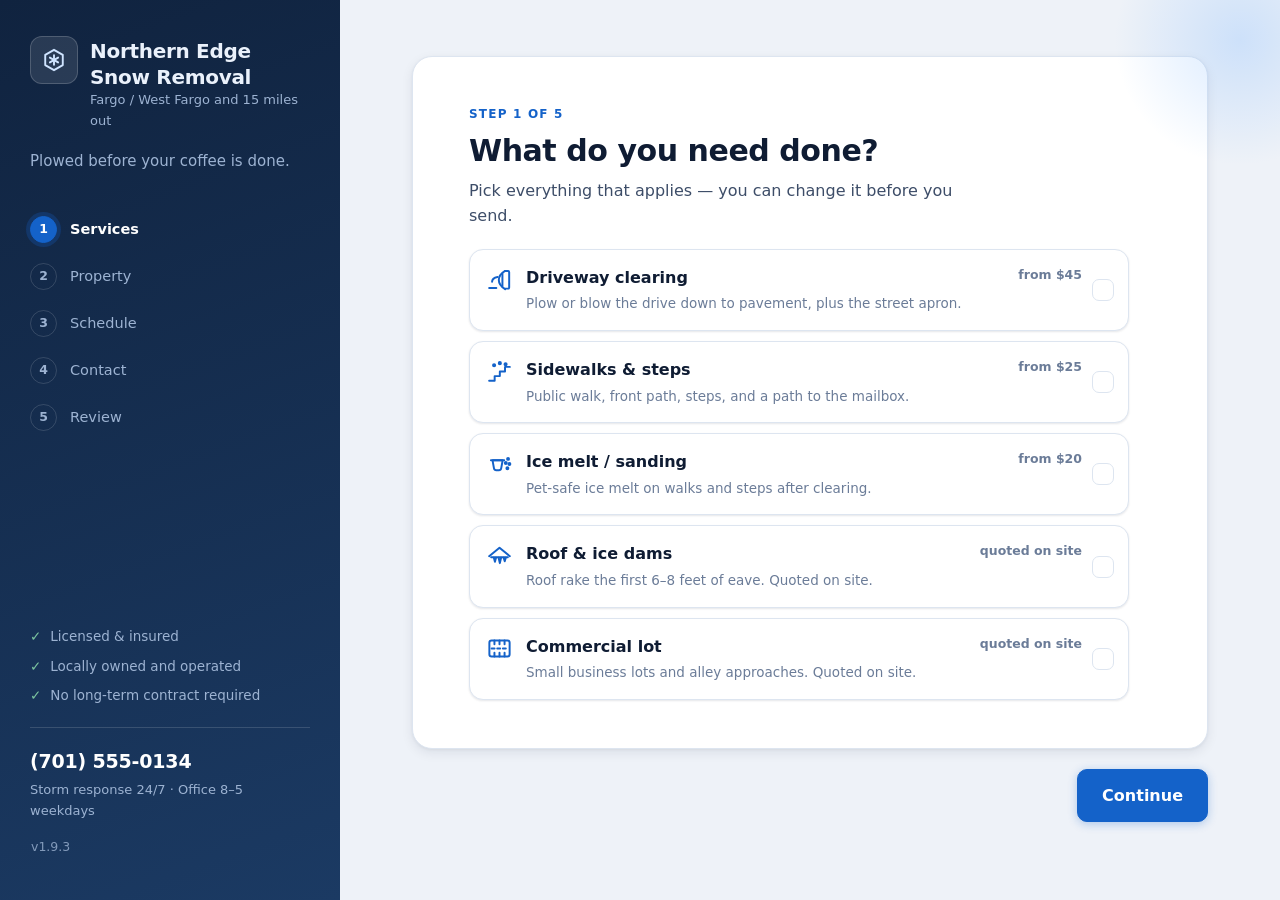
<file: index.html>
<!DOCTYPE html>
<html lang="en">
<head>
<meta charset="utf-8">
<meta name="viewport" content="width=device-width, initial-scale=1">
<title>Northern Edge Snow Removal</title>
<meta name="theme-color" content="#10233f">
<link rel="icon" href="icons/icon-192.png">

<!-- The reservation form used to live here. It moved into reserve/ so the
     two apps stop sharing an install scope; see sw-core.js. This page has
     no manifest on purpose — it must not be installable itself, or it
     would claim the whole site's scope all over again.

     Old installs still start here, and their scope covers reserve/, so
     they land in the form and keep working. -->
<meta http-equiv="refresh" content="0; url=reserve/">
<script>location.replace("reserve/" + location.search + location.hash);</script>

<style>
  body {
    margin: 0; min-height: 100vh;
    display: grid; place-items: center;
    background: #eef2f8; color: #3d4d68;
    font: 16px/1.6 system-ui, -apple-system, "Segoe UI", sans-serif;
    text-align: center; padding: 24px;
  }
  a { color: #1462c9; }
</style>
</head>
<body>
  <p>Taking you to the reservation form…<br>
     <a href="reserve/">Continue</a></p>
</body>
</html>
</file>
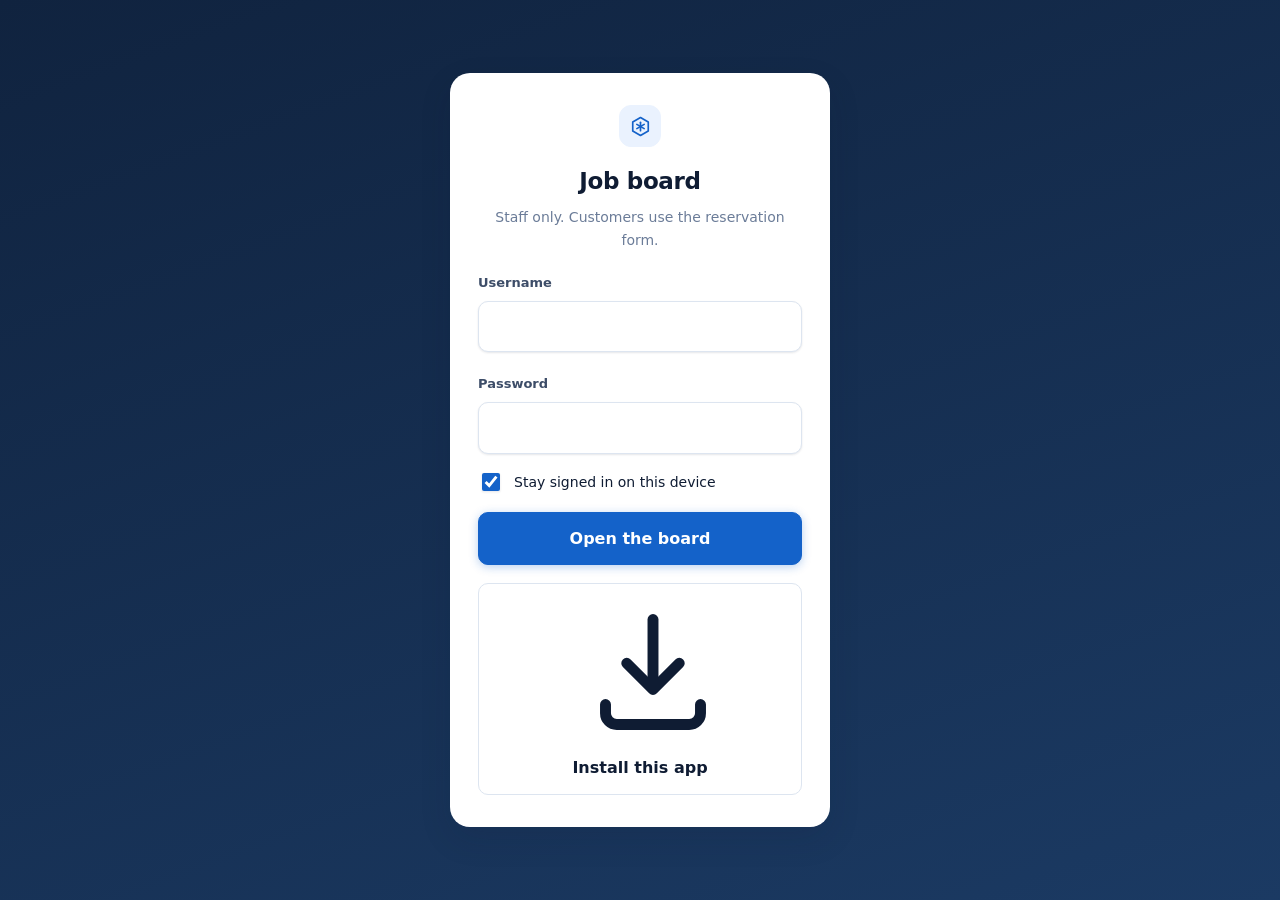
<file: board/index.html>
<!DOCTYPE html>
<html lang="en">
<head>
<meta charset="utf-8">
<meta name="viewport" content="width=device-width, initial-scale=1, maximum-scale=1, user-scalable=no, viewport-fit=cover, interactive-widget=resizes-content">
<title>Job board</title>
<meta name="robots" content="noindex, nofollow">
<meta name="theme-color" content="#10233f">

<!-- Its own manifest, scoped to this folder. Sharing the customer app's
     scope is what made this uninstallable: Android allows one installed
     app per scope, so with both claiming /snow_removal/ the board was
     always "already installed" and never got an install prompt. -->
<link rel="manifest" href="manifest.webmanifest">
<meta name="apple-mobile-web-app-capable" content="yes">
<meta name="apple-mobile-web-app-title" content="Job Board">
<meta name="apple-mobile-web-app-status-bar-style" content="black-translucent">

<link rel="icon" href="../icons/icon-192.png">
<link rel="apple-touch-icon" href="../icons/apple-touch-icon.png">
<link rel="stylesheet" href="../styles.css">
</head>
<body class="adminBody">

<svg class="sprite" aria-hidden="true" focusable="false">
  <symbol id="i-flake" viewBox="0 0 24 24">
    <path d="M12 2.6 20.1 7.3v9.4L12 21.4 3.9 16.7V7.3Z"/>
    <path d="M12 7.6v8.8"/><path d="M8.2 9.8 15.8 14.2"/><path d="M15.8 9.8 8.2 14.2"/>
  </symbol>
  <symbol id="i-phone" viewBox="0 0 24 24">
    <path d="M8.1 3.6h-2A2.1 2.1 0 0 0 4 5.9C4 13.7 10.3 20 18.1 20a2.1 2.1 0 0 0 2.3-2.1v-2l-4.3-1.4-1.7 2.1a13.6 13.6 0 0 1-5-5l2.1-1.7Z"/>
  </symbol>
  <symbol id="i-msg" viewBox="0 0 24 24">
    <path d="M20.4 12.4a7.6 7.6 0 0 1-8.2 7.5L5.4 21l1.1-4.6a7.6 7.6 0 1 1 13.9-4Z"/>
  </symbol>
  <symbol id="i-pin" viewBox="0 0 24 24">
    <path d="M12 21s6.4-5.6 6.4-10.2a6.4 6.4 0 1 0-12.8 0C5.6 15.4 12 21 12 21Z"/>
    <circle cx="12" cy="10.6" r="2.3"/>
  </symbol>
  <symbol id="i-refresh" viewBox="0 0 24 24">
    <path d="M20 12a8 8 0 1 1-2.5-5.8"/>
    <path d="M20.4 4.4v4.2h-4.2"/>
  </symbol>
  <symbol id="i-install" viewBox="0 0 24 24">
    <path d="M12 3.6v10.8"/>
    <path d="m7.8 10.6 4.2 4.2 4.2-4.2"/>
    <path d="M4.4 17.2v1.4a1.8 1.8 0 0 0 1.8 1.8h11.6a1.8 1.8 0 0 0 1.8-1.8v-1.4"/>
  </symbol>
</svg>

<!-- ================================================ sign-in gate -->
<div class="gate" id="gate">
  <div class="gateCard">
    <span class="mark"><svg class="markIcon"><use href="#i-flake"></use></svg></span>
    <h1>Job board</h1>
    <p class="muted">Staff only. Customers use the reservation form.</p>

    <label class="field">
      <span>Username</span>
      <input type="text" id="user" autocomplete="username"
             autocapitalize="none" spellcheck="false">
    </label>

    <label class="field">
      <span>Password</span>
      <input type="password" id="pass" autocomplete="current-password">
    </label>

    <label class="check">
      <input type="checkbox" id="remember" checked>
      <span>Stay signed in on this device</span>
    </label>

    <p class="err" id="gateErr" hidden></p>
    <button class="btn primary wide" id="gateBtn">Open the board</button>
    <button class="btn ghost wide" id="installBtn" data-install-always>
      <svg class="dl" aria-hidden="true"><use href="#i-install"></use></svg>
      Install this app
    </button>

    <!-- shown when config.js has no Apps Script URL yet -->
    <div class="setupNote" id="setupNote" hidden>
      <p><strong>Not connected to a Sheet yet.</strong></p>
      <p>The job board reads reservations out of a Google Sheet, and one
         hasn't been set up. Follow <code>apps_script/README_SETUP.md</code>,
         then paste the <code>/exec</code> URL into <code>config.js</code>.</p>
      <button class="btn ghost wide" id="demoBtn">Preview with sample data</button>
    </div>
  </div>
</div>

<!-- ================================================ board -->
<div class="board" id="board" hidden>

  <header class="adminBar">
    <div class="brand">
      <span class="mark"><svg class="markIcon"><use href="#i-flake"></use></svg></span>
      <div>
        <h1>Job board</h1>
        <p class="muted sm" id="counts"></p>
        <p class="muted sm" id="whoami"></p>
      </div>
    </div>
    <div class="topActions">
      <button class="iconBtn" id="refreshBtn" title="Refresh">
        <svg class="rf"><use href="#i-refresh"></use></svg>
      </button>
      <button class="callbtn" id="settingsBtn">Settings</button>
      <button class="callbtn" id="installBtnSm" hidden>Install</button>
      <button class="callbtn" id="signOut">Sign out</button>
    </div>
  </header>

  <p class="demoBanner" id="demoBanner" hidden>
    Sample data — not connected to a Sheet. Nothing here is real and nothing saves.
  </p>

  <div class="adminTools">
    <div class="chips" id="statusFilter"></div>
    <input type="search" id="search" placeholder="Search name, address, phone…">
  </div>

  <!-- the only scrolling region on the page -->
  <div class="boardScroll">
    <main class="jobs" id="jobs"></main>

    <p class="empty" id="empty" hidden></p>

    <p class="verLine always">
      <button id="appVersion" class="verBtn" title="Check for updates"></button>
    </p>
  </div>
</div>

<!-- ================================================ forced password change
     Shown instead of the board for a brand-new account, or after a master
     resets someone's password. The server refuses every other action
     until this is done, so there's no way past it. -->
<div class="gate" id="passwordChange" hidden>
  <div class="gateCard">
    <span class="mark"><svg class="markIcon"><use href="#i-flake"></use></svg></span>
    <h1>Set a new password</h1>
    <p class="muted">Signed in as <strong id="pwWho"></strong>. Pick something
      only you know before you go any further.</p>

    <label class="field">
      <span>Current password</span>
      <input type="password" id="pwCurrent" autocomplete="current-password">
    </label>
    <label class="field">
      <span>New password — 10 characters or more</span>
      <input type="password" id="pwNew" autocomplete="new-password">
    </label>
    <label class="field">
      <span>New password again</span>
      <input type="password" id="pwNew2" autocomplete="new-password">
    </label>

    <p class="err" id="pwErr" hidden></p>
    <button class="btn primary wide" id="pwSave">Save password</button>
    <button class="btn ghost wide" id="pwCancel">Sign out instead</button>
  </div>
</div>

<!-- ================================================ admin center -->
<div class="center" id="adminCenter" hidden>
  <header class="centerBar">
    <h2>Admin center</h2>
    <button class="callbtn" id="centerClose">Done</button>
  </header>

  <div class="centerScroll">

    <!-- ---------------------------------------------- customer alert -->
    <section class="panel">
      <h3>Customer alert</h3>
      <p class="muted sm">Shows across the top of the reservation form until
        it expires. Someone can dismiss it, and it comes back the next time
        they open the app.</p>

      <p class="liveAlert" id="liveAlert" hidden></p>

      <label class="field">
        <span>Message</span>
        <textarea id="alertMsg" rows="3" maxlength="400"
                  placeholder="Heavy snow tonight — we'll be out by 5 AM."></textarea>
      </label>

      <span class="fieldLabel">Tone</span>
      <div class="chips" id="alertTone">
        <button type="button" class="chip sel" data-tone="info">Info</button>
        <button type="button" class="chip" data-tone="warning">Warning</button>
        <button type="button" class="chip" data-tone="urgent">Urgent</button>
      </div>

      <span class="fieldLabel">Show until</span>
      <div class="chips" id="alertUntil">
        <button type="button" class="chip" data-hours="today">End of today</button>
        <button type="button" class="chip sel" data-hours="24">24 hours</button>
        <button type="button" class="chip" data-hours="72">3 days</button>
        <button type="button" class="chip" data-hours="168">1 week</button>
        <button type="button" class="chip" data-hours="custom">Custom</button>
      </div>
      <input type="datetime-local" id="alertCustom" class="dtField" hidden>
      <p class="muted sm" id="alertUntilNote"></p>

      <div class="panelActions">
        <button class="btn primary" id="alertPublish">Publish alert</button>
        <button class="btn ghost" id="alertClear">Take it down</button>
      </div>
      <p class="err" id="alertErr" hidden></p>
    </section>

    <!-- ---------------------------------------------- business info -->
    <section class="panel">
      <h3>Business info</h3>
      <p class="muted sm">What the reservation form shows. Leave a field
        empty to fall back to whatever <code>config.js</code> ships.</p>

      <label class="field"><span>Business name</span>
        <input type="text" id="setName"></label>
      <label class="field"><span>Phone</span>
        <input type="tel" id="setPhone"></label>
      <label class="field"><span>Email</span>
        <input type="email" id="setEmail"></label>
      <label class="field"><span>Service area</span>
        <input type="text" id="setArea"></label>
      <label class="field"><span>Tagline</span>
        <input type="text" id="setTagline"></label>
      <label class="field"><span>Hours</span>
        <input type="text" id="setHours"></label>
      <label class="field"><span>Trust points — one per line</span>
        <textarea id="setTrust" rows="3"></textarea></label>
    </section>

    <!-- ---------------------------------------------- services -->
    <section class="panel">
      <h3>Services &amp; prices</h3>
      <p class="muted sm">Uncheck a service to take it off the reservation
        form. Drag isn't needed — use the arrows to reorder. Names and
        descriptions are yours to change; clearing one puts the shipped
        wording back.</p>
      <p class="muted sm warnNote">Prices change what customers are quoted.
        Saving asks you to confirm.</p>

      <div id="serviceRows"></div>

      <h4>Driveway size multipliers</h4>
      <div id="sizeFields"></div>

      <label class="field narrow"><span>Season monthly factor</span>
        <input type="number" id="setSeason" step="0.1" min="0"></label>
    </section>

    <!-- ---------------------------------------------- accounts -->
    <section class="panel">
      <h3>Admin accounts</h3>
      <p class="muted sm">A plain admin gets the job board only — statuses
        and office notes. Master accounts also get this page: prices,
        alerts, and adding or removing people.</p>

      <div class="acctList" id="acctList"></div>

      <h4>Add someone</h4>
      <label class="field narrow"><span>Username</span>
        <input type="text" id="acctUser" autocapitalize="none"
               spellcheck="false" placeholder="dispatch"></label>

      <span class="fieldLabel">Role</span>
      <div class="chips" id="acctRole">
        <button type="button" class="chip sel" data-role="admin">Admin</button>
        <button type="button" class="chip" data-role="master">Master</button>
      </div>

      <label class="field"><span>Temporary password — they must change it</span>
        <input type="password" id="acctPass" autocomplete="new-password"></label>

      <div class="panelActions">
        <button class="btn ghost" id="acctGenerate">Suggest one</button>
        <button class="btn primary" id="acctAdd">Add admin</button>
      </div>
      <p class="err" id="acctErr" hidden></p>
    </section>

    <div class="centerFoot">
      <button class="btn primary wide" id="settingsSave">Save changes</button>
      <button class="btn ghost wide" id="settingsReset">Reset everything to config.js</button>
      <p class="err" id="settingsErr" hidden></p>
    </div>
  </div>
</div>

<button class="updatePill" id="updatePill" hidden>Update available — tap to install</button>

<!-- Shown when the browser gives us no install prompt of our own; the
     wording is filled in per browser by wireInstall(). -->
<div class="iosHint" id="iosHint" hidden>
  <p><strong id="installHintTitle">Add to Home Screen</strong></p>
  <p id="installHintBody">Tap the Share button in Safari, then <em>Add to Home Screen</em>.</p>
  <pre class="installDiag" id="installDiag" hidden></pre>
  <button class="btn ghost sm" id="iosHintClose">Got it</button>
</div>

<script src="../config.js"></script>
<script src="../settings.js"></script>
<script src="../updater.js"></script>
<script src="admin.js"></script>
</body>
</html>
</file>
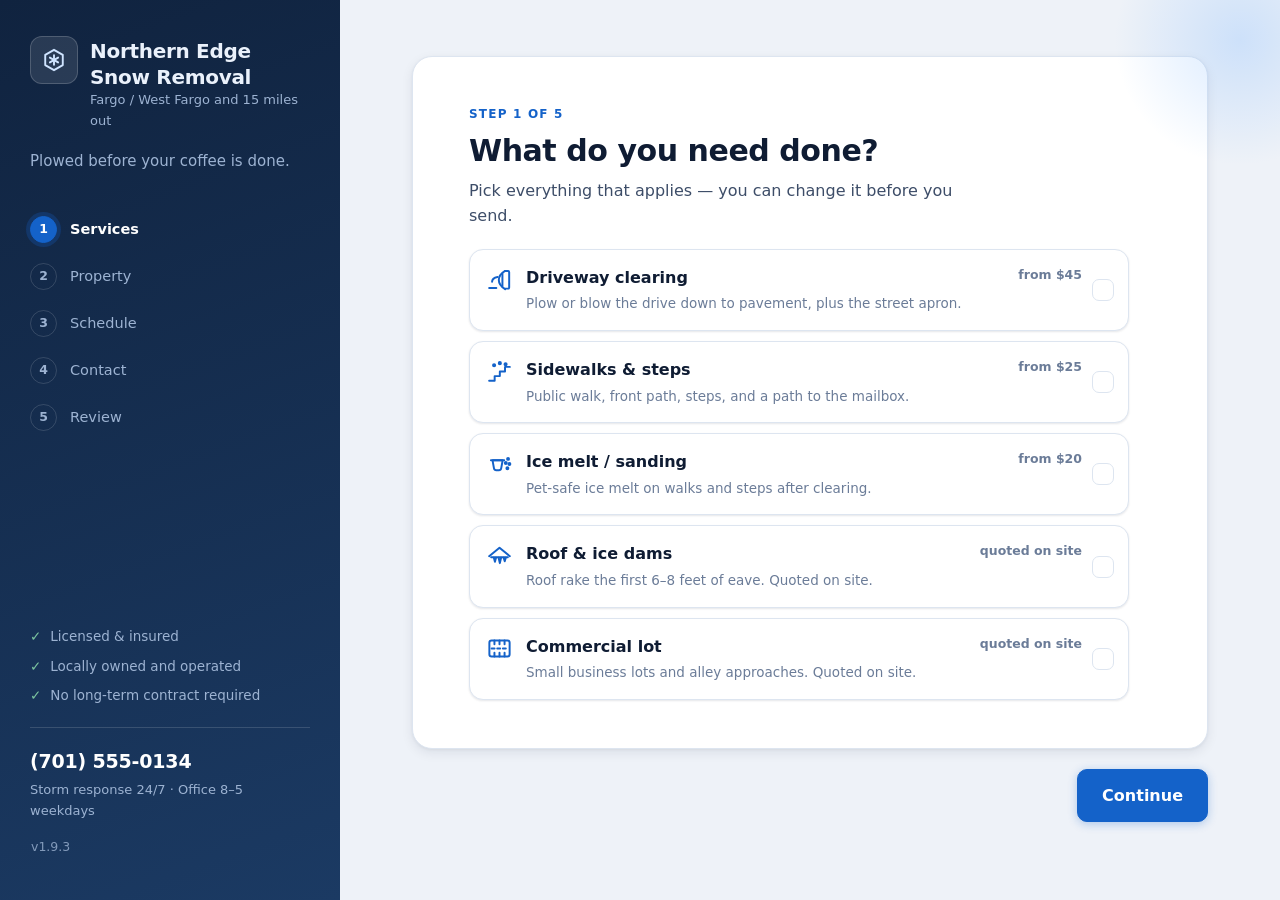
<file: reserve/index.html>
<!DOCTYPE html>
<html lang="en">
<head>
<meta charset="utf-8">
<meta name="viewport" content="width=device-width, initial-scale=1, maximum-scale=1, user-scalable=no, viewport-fit=cover, interactive-widget=resizes-content">
<title>Reserve snow removal</title>
<meta name="description" content="Reserve driveway plowing, sidewalk clearing, and ice melt in a couple of minutes.">
<meta name="theme-color" content="#10233f">
<link rel="manifest" href="manifest.webmanifest">
<link rel="apple-touch-icon" href="../icons/apple-touch-icon.png">
<meta name="mobile-web-app-capable" content="yes">
<meta name="apple-mobile-web-app-capable" content="yes">
<meta name="apple-mobile-web-app-title" content="Snow Removal">
<meta name="apple-mobile-web-app-status-bar-style" content="black-translucent">
<!-- same crystal as the sprite's #i-flake, inlined so the tab icon matches -->
<link rel="icon" href="data:image/svg+xml,<svg xmlns='http://www.w3.org/2000/svg' viewBox='0 0 24 24' fill='none' stroke='%231462c9' stroke-width='1.9' stroke-linecap='round' stroke-linejoin='round'><path d='M12 2.6 20.1 7.3v9.4L12 21.4 3.9 16.7V7.3Z'/><path d='M12 7.6v8.8'/><path d='M8.2 9.8 15.8 14.2'/><path d='M15.8 9.8 8.2 14.2'/></svg>">
<link rel="stylesheet" href="../styles.css">
</head>
<body>

<!-- ============================================================
     Icon sprite. Hand-drawn monoline set, 24×24, stroke-only so
     everything inherits currentColor. Referenced by id from
     config.js (`icon: "plow"` → #i-plow).
     ============================================================ -->
<svg class="sprite" aria-hidden="true" focusable="false">

  <!-- brand: a crystal — hexagon with an asterisk core -->
  <symbol id="i-flake" viewBox="0 0 24 24">
    <path d="M12 2.6 20.1 7.3v9.4L12 21.4 3.9 16.7V7.3Z"/>
    <path d="M12 7.6v8.8"/>
    <path d="M8.2 9.8 15.8 14.2"/>
    <path d="M15.8 9.8 8.2 14.2"/>
  </symbol>

  <!-- driveway: a plow blade rolling a curl of snow off to the side -->
  <symbol id="i-plow" viewBox="0 0 24 24">
    <path d="M17 4.4c-3.7 2.2-5.6 4.9-5.6 8.1s1.9 5.9 5.6 8.1"/>
    <path d="M17 4.4h2.5a1.1 1.1 0 0 1 1.1 1.1v13.5a1.1 1.1 0 0 1-1.1 1.1H17"/>
    <path d="M14.6 6.9v11.2"/>
    <path d="M10.3 9.7C7 10.3 5.4 11.7 5.4 14"/>
    <path d="M2.8 19.6h6.4"/>
  </symbol>

  <!-- walks: steps climbing out from under the snowfall -->
  <symbol id="i-steps" viewBox="0 0 24 24">
    <path d="M2.8 20.2h4.9v-4.1h4.6V12h4.6V7.9h4.3"/>
    <circle cx="7.2" cy="6.4" r=".95"/>
    <circle cx="12.3" cy="4.6" r=".95"/>
    <circle cx="17.4" cy="5.6" r=".95"/>
  </symbol>

  <!-- ice melt: a bucket throwing grains -->
  <symbol id="i-salt" viewBox="0 0 24 24">
    <path d="M5.8 9.2h9l-1.3 7.1a2.1 2.1 0 0 1-2.1 1.7H9.2a2.1 2.1 0 0 1-2.1-1.7Z"/>
    <path d="M4.4 9.2h11.8"/>
    <circle cx="19.6" cy="7.9" r=".85"/>
    <circle cx="17.6" cy="11.6" r=".85"/>
    <circle cx="20.8" cy="12.4" r=".85"/>
    <circle cx="19" cy="16.2" r=".85"/>
  </symbol>

  <!-- roof: an eave hung with icicles -->
  <symbol id="i-roof" viewBox="0 0 24 24">
    <path d="M2.8 12.6 12 5.2l9.2 7.4"/>
    <path d="M4.6 13.5h14.8"/>
    <path d="m7 14 .95 3.6.95-3.6"/>
    <path d="m11.2 14 1.1 4.8 1.1-4.8"/>
    <path d="m15.7 14 .95 3.1.95-3.1"/>
  </symbol>

  <!-- commercial lot: stalls and a center aisle, seen from above -->
  <symbol id="i-lot" viewBox="0 0 24 24">
    <rect x="3" y="4.8" width="18" height="14.4" rx="2"/>
    <path d="M7.5 4.8v3.5M12 4.8v3.5M16.5 4.8v3.5"/>
    <path d="M7.5 19.2v-3.5M12 19.2v-3.5M16.5 19.2v-3.5"/>
    <path d="M5 12h14" stroke-dasharray="2.6 2.4"/>
  </symbol>

  <!-- selection + confirmation -->
  <symbol id="i-check" viewBox="0 0 24 24">
    <path d="M5 12.6 9.7 17.3 19 6.8"/>
  </symbol>

  <!-- install to home screen -->
  <symbol id="i-install" viewBox="0 0 24 24">
    <path d="M12 3.6v10.8"/>
    <path d="m7.8 10.6 4.2 4.2 4.2-4.2"/>
    <path d="M4.4 17.2v1.4a1.8 1.8 0 0 0 1.8 1.8h11.6a1.8 1.8 0 0 0 1.8-1.8v-1.4"/>
  </symbol>

</svg>

<!-- ============================================================
     Operator alert. Filled in by settings.js when the job board has
     published one and it hasn't expired. First flex child of the body,
     so it pushes the shell down rather than covering anything. -->
<div class="alertBar" id="alertBar" hidden></div>

<!-- ============================================ compact bar (mobile only) -->
<div class="stickyTop">
<header class="topbar">
  <div class="brand">
    <span class="mark">❄</span>
    <div>
      <h1 id="bizNameSm">Snow Removal</h1>
      <p id="bizAreaSm" class="muted sm"></p>
    </div>
  </div>
  <div class="topActions">
    <button id="installBtnSm" class="callbtn" hidden>Install</button>
    <a id="bizPhoneSm" class="callbtn" href="#">Call</a>
  </div>
</header>
<div class="progress" id="progress"></div>
</div>

<div class="shell">

  <!-- ================================================ sidebar (desktop) -->
  <aside class="rail">
    <div class="railTop">
      <div class="brand lg">
        <span class="mark"><svg class="markIcon"><use href="#i-flake"></use></svg></span>
        <div>
          <h1 id="bizName">Snow Removal</h1>
          <p id="bizArea" class="muted sm"></p>
        </div>
      </div>
      <p id="bizTagline" class="tagline"></p>
    </div>

    <ol class="stepper" id="stepper"></ol>

    <div class="railBottom">
      <div class="railEstimate" id="railEstimate" hidden>
        <span class="lbl">Running estimate</span>
        <span class="amt" id="railAmt"></span>
        <span class="per" id="railPer"></span>
      </div>
      <ul class="trust" id="trustList"></ul>
      <button id="installBtn" class="railInstall" hidden>
        <svg class="dl" aria-hidden="true"><use href="#i-install"></use></svg>
        Install this app
      </button>

      <div class="railContact">
        <a id="bizPhone" href="#"></a>
        <p id="bizHours" class="muted sm"></p>
        <button id="appVersion" class="verBtn" title="Check for updates"></button>
      </div>
    </div>
  </aside>

  <!-- ================================================ form -->
  <div class="content">
    <main id="app">

      <!-- ------------------------------------------------ 1: services -->
      <section class="step" data-step="0">
        <p class="eyebrow">Step 1 of 5</p>
        <h2>What do you need done?</h2>
        <p class="lede">Pick everything that applies — you can change it before you send.</p>
        <div id="serviceList" class="cards"></div>
        <p class="err" id="err-services" hidden>Pick at least one service to continue.</p>
      </section>

      <!-- ------------------------------------------------ 2: property -->
      <section class="step" data-step="1" hidden>
        <p class="eyebrow">Step 2 of 5</p>
        <h2>Tell us about the property</h2>
        <p class="lede">This is what lets us quote you accurately the first time.</p>

        <div id="sizeBlock">
          <h3>Driveway size</h3>
          <div id="sizeList" class="cards two"></div>
        </div>

        <h3>Surface</h3>
        <div id="surfaceList" class="chips"></div>

        <h3>Anything we should know?</h3>
        <div id="flagList" class="checks two"></div>

        <label class="field">
          <span>Where should the snow go?</span>
          <input type="text" id="pileSpot" placeholder="e.g. north side of the drive, not by the mailbox">
        </label>
      </section>

      <!-- ------------------------------------------------ 3: schedule -->
      <section class="step" data-step="2" hidden>
        <p class="eyebrow">Step 3 of 5</p>
        <h2>How often, and when?</h2>
        <p class="lede">Season contracts get first pass on storm days.</p>

        <div id="planList" class="cards"></div>

        <div id="triggerBlock" hidden>
          <h3>Come out after how much snow?</h3>
          <div id="triggerList" class="chips"></div>
        </div>

        <h3>Preferred start</h3>
        <input type="date" id="startDate">

        <h3>Time of day</h3>
        <div id="windowList" class="cards two"></div>
      </section>

      <!-- ------------------------------------------------ 4: contact -->
      <section class="step" data-step="3" hidden>
        <p class="eyebrow">Step 4 of 5</p>
        <h2>Where are we going, and who do we call?</h2>
        <p class="lede">We confirm every job before the first visit. Nothing is charged here.</p>

        <div class="grid2">
          <label class="field">
            <span>Name <i>*</i></span>
            <input type="text" id="name" autocomplete="name" required>
          </label>
          <label class="field">
            <span>Phone <i>*</i></span>
            <input type="tel" id="phone" autocomplete="tel" placeholder="701-555-0134" required>
          </label>
        </div>

        <label class="field">
          <span>Email</span>
          <input type="email" id="email" autocomplete="email" placeholder="Optional — for your confirmation">
        </label>

        <label class="field">
          <span>Service address <i>*</i></span>
          <input type="text" id="address" autocomplete="street-address" required>
        </label>

        <div class="grid2">
          <label class="field">
            <span>City <i>*</i></span>
            <input type="text" id="city" autocomplete="address-level2" required>
          </label>
          <label class="field">
            <span>ZIP</span>
            <input type="text" id="zip" inputmode="numeric" autocomplete="postal-code">
          </label>
        </div>

        <label class="field">
          <span>Notes for the crew</span>
          <textarea id="notes" rows="3" placeholder="Gate code, where to park, anything fragile…"></textarea>
        </label>

        <label class="check big">
          <input type="checkbox" id="textOk" checked>
          <span>Text me when the crew is on the way</span>
        </label>

        <p class="err" id="err-contact" hidden>Name, phone, address, and city are required.</p>
      </section>

      <!-- ------------------------------------------------ 5: review -->
      <section class="step" data-step="4" hidden>
        <p class="eyebrow">Step 5 of 5</p>
        <h2>Look this over</h2>
        <p class="lede">One last check, then it comes straight to us.</p>

        <div class="reviewGrid">
          <div id="summary" class="summary"></div>
          <div class="estimate" id="estimate"></div>
        </div>

        <p class="fineprint">
          This is a ballpark, not a quote. We confirm the price by phone or text
          before the first visit, and nothing is charged through this form.
        </p>

        <p class="err" id="err-submit" hidden></p>
      </section>

      <!-- ------------------------------------------------ done -->
      <section class="step done" data-step="5" hidden>
        <div class="bigcheck"><svg><use href="#i-check"></use></svg></div>
        <h2>Request sent</h2>
        <p class="lede" id="doneMsg"></p>
        <p class="ref" id="doneRef"></p>
        <button class="btn ghost" id="againBtn">Book another property</button>
      </section>

      <!-- mobile only; the sidebar carries this on desktop -->
      <p class="verLine">
        <button id="appVersionSm" class="verBtn" title="Check for updates"></button>
      </p>
    </main>

    <footer class="navbar">
      <button class="btn ghost" id="backBtn" hidden>Back</button>
      <div class="runningTotal" id="runningTotal"></div>
      <button class="btn primary" id="nextBtn">Continue</button>
    </footer>
  </div>
</div>

<!-- Shown when the browser gives us no install prompt of our own; the
     wording is filled in per browser by wireInstall(). -->
<div class="iosHint" id="iosHint" hidden>
  <p><strong id="installHintTitle">Add to Home Screen</strong></p>
  <p id="installHintBody">Tap the Share button in Safari, then <em>Add to Home Screen</em>.</p>
  <button class="btn ghost sm" id="iosHintClose">Got it</button>
</div>

<!-- shown when a new version has been downloaded in the background -->
<button class="updatePill" id="updatePill" hidden>Update available — tap to install</button>

<script src="../config.js"></script>
<script src="../settings.js"></script>
<script src="../updater.js"></script>
<script src="app.js"></script>
</body>
</html>
</file>
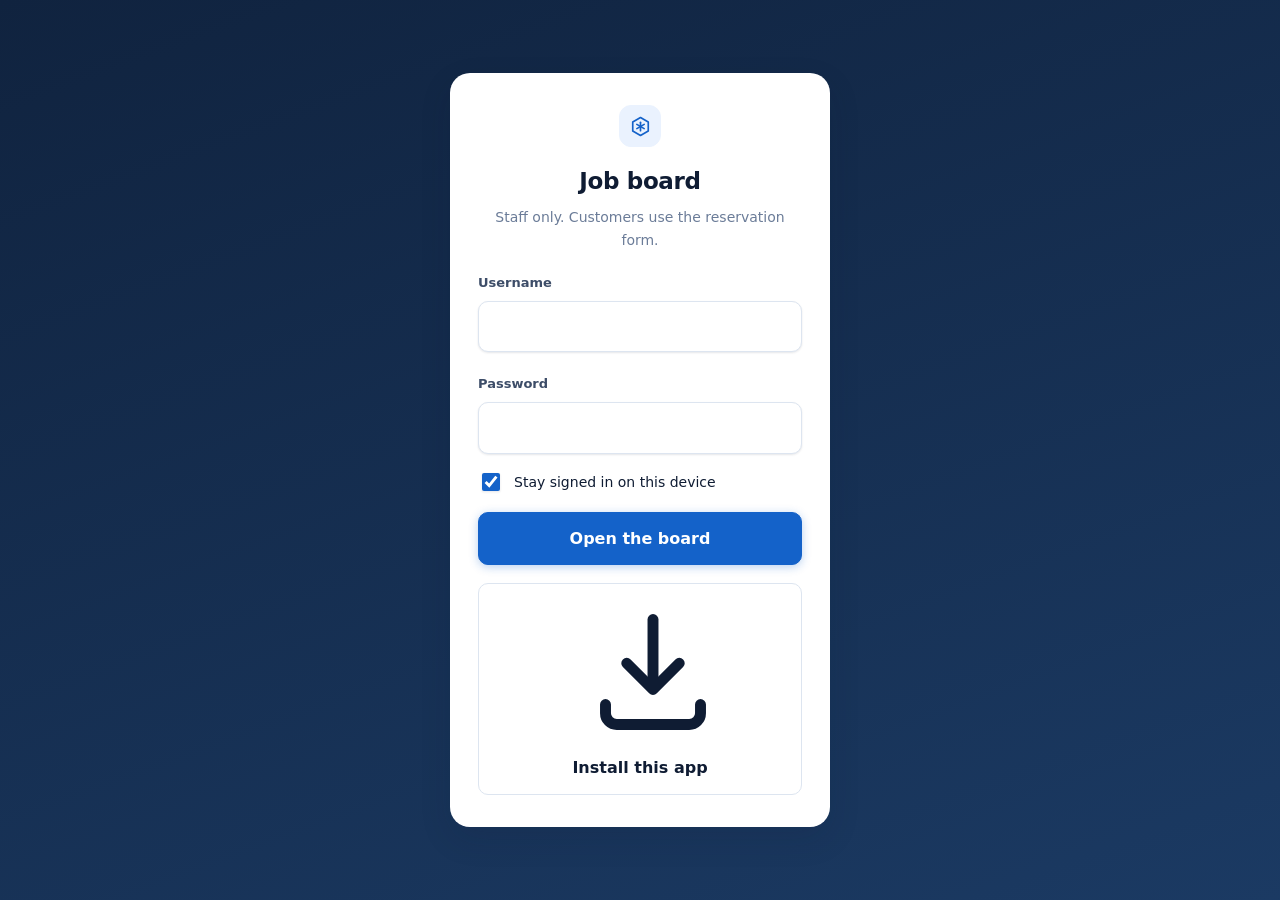
<file: admin.html>
<!DOCTYPE html>
<html lang="en">
<head>
<meta charset="utf-8">
<meta name="viewport" content="width=device-width, initial-scale=1">
<title>Job board</title>
<meta name="robots" content="noindex, nofollow">
<meta name="theme-color" content="#10233f">
<link rel="icon" href="icons/icon-192.png">

<!-- Kept only so the bookmark staff already have keeps working. The board
     itself is in board/, which is what gives it its own install scope. -->
<meta http-equiv="refresh" content="0; url=board/">
<script>location.replace("board/" + location.search + location.hash);</script>

<style>
  body {
    margin: 0; min-height: 100vh;
    display: grid; place-items: center;
    background: #eef2f8; color: #3d4d68;
    font: 16px/1.6 system-ui, -apple-system, "Segoe UI", sans-serif;
    text-align: center; padding: 24px;
  }
  a { color: #1462c9; }
</style>
</head>
<body>
  <p>The job board moved.<br><a href="board/">Open it here</a></p>
</body>
</html>
</file>
<file: styles.css>
/* ============================================================
   Light by default — it reads more trustworthy for a customer-
   facing booking form. Dark follows the system setting.
   ============================================================ */
:root {
  --bg:        #eef2f8;
  --surface:   #ffffff;
  --surface-2: #f5f8fc;
  --line:      #dde5f0;
  --line-soft: #e9eff7;
  --ink:       #0f1c33;
  --ink-2:     #3d4d68;
  --muted:     #6b7c98;
  --accent:    #1462c9;
  --accent-2:  #0e4ea6;
  --accent-ink:#ffffff;
  --accent-wash:#eaf2fe;
  --ok:        #0f9d6a;
  --err:       #c2323f;
  --err-wash:  #fdeef0;
  --warn:      #9a5b00;
  --warn-wash: #fff4e0;

  /* deep navy used by the sidebar, the estimate card, and the mobile bar */
  --rail-from: #10233f;
  --rail-to:   #1b3a63;
  --rail-ink:  #eaf1fb;
  --rail-mute: #9db3d2;
  --rail-line: rgba(255,255,255,.14);

  --r-sm: 10px;
  --r:    14px;
  --r-lg: 20px;
  --sh-1: 0 1px 2px rgba(15,28,51,.06), 0 1px 3px rgba(15,28,51,.05);
  --sh-2: 0 4px 12px rgba(15,28,51,.08), 0 1px 3px rgba(15,28,51,.05);
  --sh-3: 0 12px 32px rgba(15,28,51,.12);
  --ring: 0 0 0 3px rgba(20,98,201,.22);
}

@media (prefers-color-scheme: dark) {
  :root {
    --bg:        #080e1a;
    --surface:   #101a2c;
    --surface-2: #16233a;
    --line:      #253550;
    --line-soft: #1c2a42;
    --ink:       #eaf1fb;
    --ink-2:     #c3d1e6;
    --muted:     #8ea3c2;
    --accent:    #52a5ff;
    --accent-2:  #7bbcff;
    --accent-ink:#04121f;
    --accent-wash:#132741;
    --ok:        #3ddc97;
    --err:       #ff8d8d;
    --err-wash:  #2a1620;
    --warn:      #ffc46b;
    --warn-wash: #2a2113;

    --rail-from: #0b1526;
    --rail-to:   #12233d;
    --sh-1: 0 1px 2px rgba(0,0,0,.4);
    --sh-2: 0 4px 14px rgba(0,0,0,.45);
    --sh-3: 0 14px 36px rgba(0,0,0,.5);
    --ring: 0 0 0 3px rgba(82,165,255,.3);
  }
}

* { box-sizing: border-box; }

/* Several elements below set display:flex/grid, which would otherwise
   win over the hidden attribute. */
[hidden] { display: none !important; }

/* ============================================================
   Page stability.

   Most people will use this in a browser, not installed, so the page
   has to behave like an app rather than a document: nothing rubber-
   bands, no white gap appears past the end of the content, and the
   view doesn't drift when a finger rests on it.

   The whole page is a fixed-height shell and exactly ONE element
   inside it scrolls. Nothing scrolls at the document level, so there
   is no second scroll for a browser to bounce.
   ============================================================ */

html, body {
  height: 100%;
  overflow: hidden;                /* the document never scrolls */
  overscroll-behavior: none;       /* no bounce, no pull-to-refresh */
  -webkit-tap-highlight-color: transparent;
  -webkit-text-size-adjust: 100%;  /* stop rotation from resizing text */
  text-size-adjust: 100%;

  /* Panning yes, pinching no. The layout is already a fixed shell sized
     to the viewport, so a pinch can only leave the page zoomed into a
     corner with the header half off-screen and no obvious way back. */
  touch-action: pan-x pan-y;
}

body {
  /* dvh follows the shrinking/growing browser toolbars on iOS and
     Android, so the layout doesn't jump as they slide away. vh is the
     fallback for anything that doesn't know dvh. */
  height: 100vh;
  height: 100dvh;
  display: flex;
  flex-direction: column;
  position: relative;
}

/* Long-press should never select text or raise the iOS callout menu.
   Re-enabled below for the things worth copying. */
body {
  -webkit-user-select: none;
  user-select: none;
  -webkit-touch-callout: none;
}
input, textarea, select, [contenteditable],
.summary .v, .addr, .details, .ref, .railContact a {
  -webkit-user-select: text;
  user-select: text;
  -webkit-touch-callout: default;
}

/* Kills the 300ms double-tap-to-zoom delay on anything tappable. */
button, a, select, input, textarea, label, .card, .chip {
  touch-action: manipulation;
}

/* Any scrolling region: contain the bounce so a flick that runs out of
   content can't hand the gesture up to the page. */
.scrollY {
  overflow-y: auto;
  overflow-x: hidden;
  overscroll-behavior: contain;
  -webkit-overflow-scrolling: touch;
  min-height: 0;                   /* lets a flex child actually shrink */
}

/* ---------------------------------------------------------- icons
   One monoline set, stroke-only, inheriting currentColor so a single
   `color` declaration restyles any icon anywhere.                    */
.sprite { display: none; }

svg[class] , .tick svg, .bigcheck svg {
  fill: none;
  stroke: currentColor;
  stroke-width: 1.75;
  stroke-linecap: round;
  stroke-linejoin: round;
  flex: none;
  overflow: visible;
}
.markIcon { width: 23px; height: 23px; }
.brand.lg .markIcon { width: 26px; height: 26px; }
.tick svg { width: 13px; height: 13px; stroke-width: 2.6; }
.bigcheck svg { width: 36px; height: 36px; stroke-width: 2.4; }

body {
  margin: 0;
  background: var(--bg);
  color: var(--ink);
  font: 400 16px/1.6 ui-sans-serif, system-ui, -apple-system, "Segoe UI",
        Roboto, "Helvetica Neue", sans-serif;
  -webkit-font-smoothing: antialiased;
}

h1, h2, h3 { margin: 0; letter-spacing: -.015em; }
p { margin: 0; }
.muted { color: var(--muted); }
.sm { font-size: 13px; }

/* ===================================================== compact top bar
   Mobile only. The sidebar replaces it on wide screens.               */
/* Header sits outside the scroller now, so it can't slide or be
   scrolled past — no sticky needed, and nothing to detach on iOS. */
.stickyTop { flex: none; z-index: 10; }

.topbar {
  display: flex;
  align-items: center;
  justify-content: space-between;
  gap: 12px;
  /* installed on iOS the page runs under the status bar, so pad for it */
  padding: calc(12px + env(safe-area-inset-top)) 16px 12px;
  background: linear-gradient(135deg, var(--rail-from), var(--rail-to));
  color: var(--rail-ink);
}
.topbar .muted { color: var(--rail-mute); }

.brand { display: flex; align-items: center; gap: 12px; }
.brand h1 { font-size: 16px; font-weight: 650; line-height: 1.25; }
.brand.lg { align-items: flex-start; }
.brand.lg h1 { font-size: 20px; font-weight: 700; line-height: 1.3; }
.brand.lg > div { padding-top: 2px; }
.mark {
  flex: none;
  width: 42px; height: 42px;
  display: grid; place-items: center;
  color: #cfe4ff;
  background: rgba(255,255,255,.1);
  border: 1px solid rgba(255,255,255,.18);
  border-radius: 12px;
}
.brand.lg .mark { width: 48px; height: 48px; }

.callbtn {
  flex: none;
  padding: 9px 16px;
  border-radius: 999px;
  background: rgba(255,255,255,.13);
  border: 1px solid rgba(255,255,255,.2);
  color: #fff;
  text-decoration: none;
  font-weight: 600;
  font-size: 14px;
}
.callbtn:hover { background: rgba(255,255,255,.2); }

.topActions { display: flex; align-items: center; gap: 8px; flex: none; }
#installBtnSm { font: inherit; font-size: 14px; font-weight: 600; cursor: pointer; }

/* ---------------------------------------------------------- PWA bits */
.iosHint {
  position: fixed; z-index: 40;
  left: 12px; right: 12px; bottom: calc(84px + env(safe-area-inset-bottom));
  max-width: 420px; margin: 0 auto;
  padding: 16px 18px;
  background: var(--surface);
  border: 1.5px solid var(--accent);
  border-radius: var(--r);
  box-shadow: var(--sh-3);
  animation: rise .25s ease;
}
.iosHint p { font-size: 14.5px; color: var(--ink-2); }
.iosHint p + p { margin-top: 4px; }
.iosHint strong { color: var(--ink); }

/* Install diagnostics. Only ever shown on the staff board, and only after
   the Install button has already failed to do anything. */
.installDiag {
  margin-top: 10px; padding: 8px 10px;
  max-height: 40vh; overflow: auto;
  background: var(--bg); border-radius: 8px;
  font-family: ui-monospace, "Cascadia Mono", Consolas, monospace;
  font-size: 11.5px; line-height: 1.5; color: var(--ink-2);
  white-space: pre-wrap; word-break: break-word;
  user-select: text;
}
.btn.sm { margin-top: 12px; padding: 8px 16px; font-size: 14px; }

.updatePill {
  position: fixed; z-index: 40;
  left: 50%; transform: translateX(-50%);
  bottom: calc(84px + env(safe-area-inset-bottom));
  padding: 11px 20px;
  border: none; border-radius: 999px;
  background: var(--rail-from); color: #fff;
  font: inherit; font-size: 14px; font-weight: 600;
  box-shadow: var(--sh-3);
  cursor: pointer;
  animation: rise .25s ease;
}
.updatePill:hover { background: var(--rail-to); }

/* ---------------------------------------------------------- version button */
.verLine { text-align: center; padding: 26px 0 4px; }
.verBtn {
  padding: 6px 12px;
  border: 1px solid transparent;
  border-radius: 999px;
  background: none;
  color: var(--muted);
  font: inherit; font-size: 12.5px;
  font-variant-numeric: tabular-nums;
  cursor: pointer;
  transition: color .16s, border-color .16s;
}
.verBtn:hover { color: var(--accent); border-color: var(--line); }

/* ---------------------------------------------------------- toast
   The whole update UI: tap the version, it updates, this says so. */
.toast {
  position: fixed; z-index: 60;
  left: 50%;
  bottom: calc(92px + env(safe-area-inset-bottom));
  transform: translateX(-50%);
  max-width: calc(100vw - 32px);
  padding: 11px 20px;
  border-radius: 999px;
  background: var(--rail-from);
  color: #fff;
  font-size: 14px; font-weight: 600;
  white-space: nowrap;
  box-shadow: var(--sh-3);
  pointer-events: none;
  animation: toastIn .22s ease;
}
.toast.out { animation: toastOut .3s ease both; }

@keyframes toastIn {
  from { opacity: 0; transform: translate(-50%, 10px); }
  to   { opacity: 1; transform: translate(-50%, 0); }
}
@keyframes toastOut {
  from { opacity: 1; transform: translate(-50%, 0); }
  to   { opacity: 0; transform: translate(-50%, 6px); }
}

/* progress hairline under the mobile bar */
.progress { display: flex; gap: 3px; background: var(--line); }
.progress i { flex: 1; height: 3px; background: var(--line);
              transition: background .25s ease; }
.progress i.on { background: var(--accent); }

/* ===================================================== shell */
/* .shell takes whatever height is left under the header and gives it to
   .content; .content splits it between the scroller and the nav bar. */
.shell { flex: 1; min-height: 0; display: flex; }

/* ===================================================== sidebar */
.rail { display: none; }

/* ===================================================== content */
.content {
  flex: 1;
  min-width: 0;
  min-height: 0;
  display: flex;
  flex-direction: column;
}

/* the one scrolling element on the form */
main {
  flex: 1;
  min-height: 0;
  overflow-y: auto;
  overflow-x: hidden;
  overscroll-behavior: contain;
  -webkit-overflow-scrolling: touch;
  padding: 24px 16px 8px;
  /* centred like the old max-width, but on the scroller itself so the
     scrollbar stays at the edge of the screen */
  scrollbar-gutter: stable;
}
main > * { max-width: 720px; margin-left: auto; margin-right: auto; }
.step[hidden] { display: none; }
.step { animation: rise .28s ease; }
@keyframes rise {
  from { opacity: 0; transform: translateY(8px); }
  to   { opacity: 1; transform: none; }
}

.eyebrow {
  font-size: 12px; font-weight: 700; letter-spacing: .1em;
  text-transform: uppercase; color: var(--accent);
  margin-bottom: 8px;
}
h2 { font-size: clamp(22px, 4.4vw, 30px); line-height: 1.25; }
.lede { color: var(--ink-2); margin-top: 8px; max-width: 52ch; }
h3 {
  font-size: 12.5px; font-weight: 700; letter-spacing: .08em;
  text-transform: uppercase; color: var(--muted);
  margin: 28px 0 10px;
}

/* ===================================================== cards */
.cards { display: grid; gap: 10px; margin-top: 20px; }
.cards.two { grid-template-columns: repeat(auto-fit, minmax(190px, 1fr)); }

.card {
  position: relative;
  display: flex; gap: 13px; align-items: flex-start;
  width: 100%; text-align: left;
  padding: 15px 46px 15px 16px;
  background: var(--surface);
  border: 1.5px solid var(--line);
  border-radius: var(--r);
  box-shadow: var(--sh-1);
  color: inherit; font: inherit;
  cursor: pointer;
  transition: border-color .16s, box-shadow .16s, transform .16s, background .16s;
}
.card:hover { border-color: var(--accent); box-shadow: var(--sh-2); transform: translateY(-1px); }
.card:focus-visible { outline: none; box-shadow: var(--ring); }
.card.sel { border-color: var(--accent); background: var(--accent-wash); box-shadow: var(--sh-2); }

.card .ico { width: 27px; height: 27px; margin-top: 1px; color: var(--accent); }
.card.sel .ico { color: var(--accent); }
.card .t { display: block; font-weight: 650; }
.card .d { display: block; font-size: 13.5px; color: var(--muted); margin-top: 3px; }
.card .p {
  position: absolute; right: 46px; top: 15px;
  font-size: 12.5px; font-weight: 600; color: var(--muted);
  white-space: nowrap;
}
.cards.two .card { padding-right: 42px; }
.cards.two .card .p { display: none; }

/* selection indicator */
.card .tick {
  position: absolute; right: 14px; top: 50%;
  transform: translateY(-50%);
  width: 22px; height: 22px;
  display: grid; place-items: center;
  border: 1.5px solid var(--line);
  border-radius: 50%;
  background: var(--surface);
  color: transparent;
  transition: background .16s, border-color .16s, color .16s;
}
.card[data-multi="1"] .tick { border-radius: 7px; }
.card.sel .tick { background: var(--accent); border-color: var(--accent); color: #fff; }

/* ===================================================== chips */
.chips { display: flex; flex-wrap: wrap; gap: 8px; }
.chip {
  padding: 9px 15px;
  border-radius: 999px;
  background: var(--surface);
  border: 1.5px solid var(--line);
  box-shadow: var(--sh-1);
  color: inherit; font: inherit; font-size: 14.5px;
  cursor: pointer;
  transition: border-color .16s, background .16s, color .16s;
}
.chip:hover { border-color: var(--accent); }
.chip:focus-visible { outline: none; box-shadow: var(--ring); }
.chip.sel {
  border-color: var(--accent); background: var(--accent);
  color: var(--accent-ink); font-weight: 600;
}

/* ===================================================== inputs */
.field { display: block; margin: 16px 0; }
.field > span { display: block; font-size: 13px; font-weight: 600;
                color: var(--ink-2); margin-bottom: 7px; }
.field > span i { color: var(--accent); font-style: normal; }

input, textarea {
  width: 100%;
  padding: 12px 14px;
  background: var(--surface);
  border: 1.5px solid var(--line);
  border-radius: var(--r-sm);
  box-shadow: var(--sh-1);
  color: var(--ink);
  font: inherit;
  transition: border-color .16s, box-shadow .16s;
}
input::placeholder, textarea::placeholder { color: var(--muted); opacity: .75; }
input:hover, textarea:hover { border-color: #c3d2e6; }
input:focus, textarea:focus { outline: none; border-color: var(--accent); box-shadow: var(--ring); }
textarea { resize: vertical; min-height: 90px; }
input[type="date"] { max-width: 240px; }

.grid2 { display: grid; gap: 0 14px; grid-template-columns: 1fr 1fr; }

.checks { display: grid; gap: 9px; }
.checks.two { grid-template-columns: repeat(auto-fit, minmax(230px, 1fr)); }
.check {
  display: flex; gap: 11px; align-items: center;
  padding: 10px 13px;
  border: 1.5px solid var(--line-soft);
  border-radius: var(--r-sm);
  background: var(--surface);
  font-size: 15px; cursor: pointer;
  transition: border-color .16s;
}
.check:hover { border-color: var(--accent); }
.check input { width: 18px; height: 18px; flex: none; accent-color: var(--accent); }
.check.big { margin-top: 18px; }

/* ===================================================== review */
.reviewGrid { display: grid; gap: 18px; margin-top: 22px; }

.summary {
  display: grid; gap: 1px;
  background: var(--line-soft);
  border: 1px solid var(--line);
  border-radius: var(--r);
  overflow: hidden;
  box-shadow: var(--sh-1);
}
.row { display: flex; gap: 16px; padding: 12px 16px; background: var(--surface); }
.row .k { color: var(--muted); font-size: 13.5px; min-width: 116px; flex: none; }
.row .v { flex: 1; }

.estimate {
  align-self: start;
  padding: 20px;
  border-radius: var(--r);
  background: linear-gradient(150deg, var(--rail-from), var(--rail-to));
  color: var(--rail-ink);
  box-shadow: var(--sh-3);
}
.estimate .lbl { font-size: 12px; font-weight: 700; letter-spacing: .09em;
                 text-transform: uppercase; color: var(--rail-mute); }
.estimate .big { display: block; font-size: 40px; font-weight: 750;
                 letter-spacing: -.03em; line-height: 1.1; margin-top: 6px; }
.estimate .per { font-size: 15px; font-weight: 500; color: var(--rail-mute); margin-left: 7px; }
.estimate .note { display: block; margin-top: 10px; font-size: 13.5px; color: var(--rail-mute); }

.fineprint { font-size: 13px; color: var(--muted); margin-top: 16px; max-width: 62ch; }

.err {
  margin-top: 16px; padding: 11px 14px;
  background: var(--err-wash);
  border: 1px solid var(--err);
  border-radius: var(--r-sm);
  color: var(--err); font-size: 14.5px;
}

/* ===================================================== done */
.done { text-align: center; padding: 40px 0 20px; }
.done .lede { margin: 10px auto 0; }
.bigcheck {
  width: 72px; height: 72px; margin: 0 auto 22px;
  display: grid; place-items: center;
  border-radius: 50%;
  background: var(--ok); color: #fff;
  box-shadow: 0 8px 24px rgba(15,157,106,.35);
  animation: pop .4s cubic-bezier(.2,1.4,.4,1);
}
@keyframes pop { from { transform: scale(.6); opacity: 0; } to { transform: none; opacity: 1; } }
.ref {
  display: inline-block; margin: 16px 0 24px; padding: 9px 16px;
  background: var(--surface); border: 1px solid var(--line);
  border-radius: 999px; font-size: 13.5px; color: var(--muted);
  font-variant-numeric: tabular-nums;
}

/* ===================================================== nav */
/* In the flex column rather than position:fixed. A fixed bar is what
   jumps around when a mobile keyboard opens or a toolbar slides away;
   as a flex item it is simply always the bottom of the shell. */
.navbar {
  flex: none;
  display: flex; align-items: center; gap: 12px;
  padding: 12px 16px calc(12px + env(safe-area-inset-bottom));
  background: var(--surface);
  border-top: 1px solid var(--line);
  box-shadow: 0 -4px 18px rgba(15,28,51,.07);
}
.navbar > .btn { flex: none; }
.runningTotal {
  flex: 1; text-align: center;
  font-size: 14px; font-weight: 600; color: var(--ink-2);
  font-variant-numeric: tabular-nums;
}

.btn {
  padding: 13px 24px;
  border-radius: var(--r-sm);
  border: 1.5px solid var(--line);
  background: var(--surface); color: var(--ink);
  font: inherit; font-weight: 650;
  cursor: pointer;
  transition: transform .14s, box-shadow .16s, background .16s, filter .16s;
}
.btn:focus-visible { outline: none; box-shadow: var(--ring); }
.btn.primary {
  background: var(--accent); color: var(--accent-ink);
  border-color: var(--accent);
  box-shadow: 0 2px 10px rgba(20,98,201,.3);
}
.btn.primary:hover { filter: brightness(1.06); transform: translateY(-1px);
                     box-shadow: 0 6px 18px rgba(20,98,201,.34); }
.btn.ghost:hover { background: var(--surface-2); }
.btn[disabled] { opacity: .6; cursor: progress; transform: none; filter: none; }

/* ============================================================
   DESKTOP — sidebar appears, form becomes a floating card,
   the fixed bottom bar becomes an inline footer.
   ============================================================ */
@media (min-width: 900px) {
  body { padding: 0; }
  .stickyTop { display: none; }

  .shell {
    display: grid;
    grid-template-columns: 340px minmax(0, 1fr);
    max-width: 1280px;
    width: 100%;
    margin: 0 auto;
    min-height: 0;             /* the body already caps the height */
  }

  /* ---------------------------------------------- sidebar */
  .rail {
    display: flex; flex-direction: column;
    gap: 34px;
    height: 100%;
    /* scrolls on its own only if a short window can't fit it */
    overflow-y: auto;
    overscroll-behavior: contain;
    padding: 36px 30px;
    background: linear-gradient(160deg, var(--rail-from) 0%, var(--rail-to) 100%);
    color: var(--rail-ink);
    overflow: hidden;
  }
  /* soft snow-glow in the corner */
  .rail::after {
    content: "";
    position: absolute; right: -90px; top: -90px;
    width: 260px; height: 260px; border-radius: 50%;
    background: radial-gradient(circle, rgba(120,180,255,.28), transparent 68%);
    pointer-events: none;
  }
  .rail > * { position: relative; z-index: 1; }
  .rail .muted { color: var(--rail-mute); }

  .tagline {
    margin-top: 18px;
    font-size: 15px; line-height: 1.55;
    color: var(--rail-mute);
  }

  /* ---------------------------------------------- stepper */
  .stepper { list-style: none; margin: 0; padding: 0; display: grid; gap: 2px; }
  .stepper li {
    display: flex; align-items: center; gap: 13px;
    padding: 9px 0;
    font-size: 14.5px; color: var(--rail-mute);
    transition: color .2s;
  }
  .stepper .n {
    flex: none;
    width: 27px; height: 27px;
    display: grid; place-items: center;
    border-radius: 50%;
    border: 1.5px solid var(--rail-line);
    font-size: 12.5px; font-weight: 650;
    transition: background .2s, border-color .2s, color .2s;
  }
  .stepper li.done { color: #cfe0f7; }
  .stepper li.done .n { background: rgba(255,255,255,.16); border-color: transparent; color: #fff; }
  .stepper li.now { color: #fff; font-weight: 650; }
  .stepper li.now .n {
    background: var(--accent); border-color: var(--accent); color: #fff;
    box-shadow: 0 0 0 4px rgba(20,98,201,.25);
  }

  /* ---------------------------------------------- rail bottom */
  .railBottom { display: grid; gap: 20px; margin-top: auto; }

  .railEstimate {
    padding: 15px 17px;
    border-radius: var(--r);
    background: rgba(255,255,255,.09);
    border: 1px solid var(--rail-line);
  }
  .railEstimate .lbl {
    display: block; font-size: 11.5px; font-weight: 700;
    letter-spacing: .09em; text-transform: uppercase; color: var(--rail-mute);
  }
  .railEstimate .amt {
    font-size: 27px; font-weight: 750; letter-spacing: -.02em;
    font-variant-numeric: tabular-nums;
  }
  .railEstimate .per { font-size: 14px; color: var(--rail-mute); margin-left: 4px; }

  .trust { list-style: none; margin: 0; padding: 0; display: grid; gap: 8px; }
  .trust li {
    display: flex; gap: 9px; align-items: flex-start;
    font-size: 13.5px; color: var(--rail-mute);
  }
  .trust li::before { content: "✓"; color: #7cc5a0; font-weight: 700; }

  .railInstall {
    display: flex; align-items: center; justify-content: center; gap: 9px;
    width: 100%;
    padding: 12px 16px;
    border: 1px solid var(--rail-line);
    border-radius: var(--r-sm);
    background: rgba(255,255,255,.09);
    color: #fff;
    font: inherit; font-size: 14.5px; font-weight: 600;
    cursor: pointer;
    transition: background .16s;
  }
  .railInstall:hover { background: rgba(255,255,255,.16); }
  .railInstall .dl { width: 18px; height: 18px; }

  .railContact { border-top: 1px solid var(--rail-line); padding-top: 18px; }
  .railContact .verBtn {
    margin: 8px 0 0 -12px;
    color: var(--rail-mute); opacity: .8;
  }
  .railContact .verBtn:hover { color: #fff; opacity: 1; border-color: var(--rail-line); }

  /* the sidebar carries the version on desktop — except on the job board,
     which has no sidebar at any width */
  .verLine:not(.always) { display: none; }

  .updatePill, .iosHint, .toast { bottom: 24px; }
  .railContact a {
    display: block; font-size: 19px; font-weight: 700;
    color: #fff; text-decoration: none; letter-spacing: -.01em;
  }
  .railContact a:hover { color: #bcd9ff; }
  .railContact p { margin-top: 4px; }

  /* ---------------------------------------------- form card */
  /* On desktop the whole column scrolls, card and buttons together —
     a card that scrolls inside a fixed frame feels stuck. */
  .content {
    min-height: 0;
    overflow-y: auto;
    overscroll-behavior: contain;
    padding: 40px 48px 48px;
    display: flex; flex-direction: column;
  }
  main {
    flex: none;
    overflow: visible;
    padding: 40px 44px;
    background: var(--surface);
    border: 1px solid var(--line);
    border-radius: var(--r-lg);
    box-shadow: var(--sh-2);
  }
  main > * { max-width: none; margin-left: 0; margin-right: 0; }
  .step { max-width: 660px; }

  .navbar {
    margin-top: 20px;
    padding: 0;
    background: none; border: none; box-shadow: none;
  }
  /* the sidebar already shows the estimate — don't say it twice */
  .runningTotal { display: none; }
  .navbar { justify-content: flex-end; }
  .navbar .btn.ghost { order: -1; margin-right: auto; }

  .done { padding-top: 60px; }
}

@media (min-width: 1180px) {
  .content { padding: 56px 72px; }
  main { padding: 48px 56px; }

  /* Only wide enough for the estimate to sit beside the summary here —
     any narrower and the summary column squeezes its values illegibly. */
  .reviewGrid { grid-template-columns: minmax(0, 1fr) 250px; align-items: start; gap: 24px; }
  .estimate { position: sticky; top: 56px; }
}

/* ============================================================
   ADMIN — admin.html only. Same tokens, different surface: a dense
   job board meant to be worked from a phone at 5 AM.
   ============================================================ */

/* ---------------------------------------------------------- gate */
.gate {
  flex: 1;
  min-height: 0;
  display: grid; place-items: center;
  padding: 24px;
  overflow-y: auto;                 /* only if a short screen needs it */
  overscroll-behavior: contain;
  background: linear-gradient(160deg, var(--rail-from), var(--rail-to));
}
.gateCard {
  width: 100%; max-width: 380px;
  padding: 32px 28px;
  background: var(--surface);
  border-radius: var(--r-lg);
  box-shadow: var(--sh-3);
  text-align: center;
}
.gateCard .mark {
  margin: 0 auto 16px;
  background: var(--accent-wash);
  border-color: var(--accent-wash);
  color: var(--accent);
}
.gateCard h1 { font-size: 23px; }
.gateCard .muted { font-size: 14px; margin-top: 6px; }
.gateCard .field { text-align: left; margin-top: 22px; }
.gateCard .check { border: none; padding: 0; font-size: 14px; }
.btn.wide { width: 100%; margin-top: 18px; }

.setupNote {
  margin-top: 22px; padding-top: 20px;
  border-top: 1px solid var(--line);
  text-align: left;
}
.setupNote p { font-size: 14px; color: var(--ink-2); }
.setupNote p + p { margin-top: 6px; }
.setupNote strong { color: var(--ink); }
.setupNote code {
  font-family: ui-monospace, SFMono-Regular, Menlo, Consolas, monospace;
  font-size: 12.5px;
  background: var(--surface-2);
  border: 1px solid var(--line);
  border-radius: 5px;
  padding: 1px 5px;
}

/* ---------------------------------------------------------- bar */
.board { flex: 1; min-height: 0; display: flex; flex-direction: column; }

.demoBanner {
  flex: none;
  padding: 10px 16px;
  background: #fdf3d8;
  color: #6b4c07;
  border-bottom: 1px solid #e8d49a;
  font-size: 13.5px; font-weight: 600;
  text-align: center;
}
@media (prefers-color-scheme: dark) {
  .demoBanner { background: #33280c; color: #f0d68d; border-bottom-color: #4d3d13; }
}

.adminBar {
  flex: none;
  display: flex; align-items: center; justify-content: space-between;
  gap: 12px;
  padding: calc(14px + env(safe-area-inset-top)) 16px 14px;
  background: linear-gradient(135deg, var(--rail-from), var(--rail-to));
  color: var(--rail-ink);
}
.adminBar h1 { font-size: 17px; }
.adminBar .muted { color: var(--rail-mute); }

.iconBtn {
  width: 38px; height: 38px;
  display: grid; place-items: center;
  border-radius: 10px;
  background: rgba(255,255,255,.13);
  border: 1px solid rgba(255,255,255,.2);
  color: #fff; cursor: pointer;
}
.iconBtn:hover { background: rgba(255,255,255,.22); }
.iconBtn .rf { width: 19px; height: 19px; }
.iconBtn.spin .rf { animation: spin .8s linear infinite; }
@keyframes spin { to { transform: rotate(360deg); } }

/* ---------------------------------------------------------- tools */
/* Outside the scroller, so filters and search are always reachable
   without sticky positioning. */
.adminTools {
  flex: none;
  display: grid; gap: 10px;
  padding: 14px 16px;
  background: var(--bg);
  border-bottom: 1px solid var(--line);
}

/* the one scrolling region on the board */
.boardScroll {
  flex: 1;
  min-height: 0;
  overflow-y: auto;
  overflow-x: hidden;
  overscroll-behavior: contain;
  -webkit-overflow-scrolling: touch;
  padding-bottom: env(safe-area-inset-bottom);
}
.adminTools .chips {
  overflow-x: auto;
  flex-wrap: nowrap;
  padding-bottom: 2px;
  /* contain-x stops a horizontal flick at the end of the filters from
     becoming a swipe-back gesture; the hidden scrollbar keeps the row
     from growing a grey bar on desktop. */
  overscroll-behavior-x: contain;
  scrollbar-width: none;
}
.adminTools .chips::-webkit-scrollbar { display: none; }
.adminTools .chip { white-space: nowrap; font-size: 13.5px; padding: 7px 13px; }
.adminTools input { padding: 10px 13px; }

/* ---------------------------------------------------------- jobs */
.jobs {
  display: grid; gap: 12px;
  padding: 16px;
  max-width: 1200px; margin: 0 auto;
}
@media (min-width: 760px)  { .jobs { grid-template-columns: repeat(2, 1fr); } }
@media (min-width: 1180px) { .jobs { grid-template-columns: repeat(3, 1fr); } }

.job {
  display: flex; flex-direction: column;
  padding: 16px;
  background: var(--surface);
  border: 1.5px solid var(--line);
  border-radius: var(--r);
  box-shadow: var(--sh-1);
}
.job.closed { opacity: .62; }
.job.saving { outline: 2px solid var(--accent); outline-offset: 2px; }

.jobTop { display: flex; gap: 12px; align-items: flex-start; justify-content: space-between; }
.job h2 { font-size: 17px; }
.addr { margin-top: 8px; font-size: 15px; color: var(--ink-2); }

.pill {
  flex: none;
  padding: 4px 11px; border-radius: 999px;
  font-size: 12px; font-weight: 700;
  background: var(--surface-2); color: var(--muted);
  border: 1px solid var(--line);
}
.pill.st-new       { background: var(--accent-wash); color: var(--accent); border-color: var(--accent); }
.pill.st-scheduled { background: #e7f7f0; color: #0b7a52; border-color: #9fdcc3; }
.pill.st-done      { background: var(--surface-2); color: var(--muted); }
.pill.st-declined  { background: var(--err-wash); color: var(--err); border-color: var(--err); }

@media (prefers-color-scheme: dark) {
  .pill.st-scheduled { background: #0f2e23; color: #5fd6a4; border-color: #1e5b44; }
}

.acts { display: flex; gap: 8px; margin: 14px 0 4px; }
.act {
  flex: 1;
  display: flex; align-items: center; justify-content: center; gap: 7px;
  padding: 9px 8px;
  border: 1.5px solid var(--line);
  border-radius: var(--r-sm);
  background: var(--surface-2);
  color: var(--ink); text-decoration: none;
  font-size: 14px; font-weight: 600;
}
.act:hover { border-color: var(--accent); color: var(--accent); }
.act svg { width: 17px; height: 17px; }

.details { display: grid; gap: 7px; margin-top: 14px; font-size: 14px; }
.details .d { display: flex; gap: 10px; align-items: baseline; }
.details .k { flex: none; width: 96px; color: var(--muted); font-size: 12.5px; }

.jobFoot {
  display: flex; gap: 8px; align-items: center;
  margin-top: 16px; padding-top: 14px;
  border-top: 1px solid var(--line-soft);
}
.statusSel {
  flex: none;
  padding: 9px 10px;
  border: 1.5px solid var(--line);
  border-radius: var(--r-sm);
  background: var(--surface); color: var(--ink);
  font: inherit; font-size: 14px; font-weight: 600;
}
.officeNotes { flex: 1; padding: 9px 11px; font-size: 14px; }
.saved { font-size: 12.5px; font-weight: 600; color: var(--ok); }

.empty {
  padding: 48px 24px; text-align: center;
  color: var(--muted); font-size: 15px;
}

/* ============================================================
   Device fit — old small phones through folded/unfolded foldables,
   tablets, and desktops.
   ============================================================ */

/* iOS zooms the whole page when a field smaller than 16px gets focus, and
   never zooms back out. Any field that could be tapped on a phone is 16px.
   Both conditions on purpose: pointer:coarse catches tablets and touch
   laptops, the width query catches a phone-sized window (and is testable). */
@media (pointer: coarse), (max-width: 899px) {
  input, textarea, select, .statusSel, .officeNotes { font-size: 16px; }
}

/* 320–360px: iPhone SE, older Androids, and a Z Fold's outer screen.
   Tighten padding rather than let anything overflow. */
@media (max-width: 380px) {
  main { padding-left: 12px; padding-right: 12px; }
  .topbar { padding-left: 12px; padding-right: 12px; gap: 8px; }
  .brand h1 { font-size: 15px; }
  .mark { width: 38px; height: 38px; }
  .markIcon { width: 20px; height: 20px; }
  .callbtn { padding: 8px 12px; font-size: 13px; }
  .navbar { padding-left: 12px; padding-right: 12px; gap: 8px; }
  .btn { padding: 12px 16px; }
  .card { padding: 13px 40px 13px 13px; }
  .grid2 { grid-template-columns: 1fr; }   /* two fields side by side is too tight */
  .jobs, .adminTools { padding-left: 12px; padding-right: 12px; }
  .acts { gap: 6px; }
  .act { font-size: 13px; padding: 9px 4px; }
  .details .k { width: 84px; }
}

/* Landscape phones and other short windows: trim vertical padding so the
   content area is still usable. */
@media (max-height: 520px) and (max-width: 899px) {
  main { padding-top: 14px; }
  h2 { font-size: 20px; }
  .cards { margin-top: 14px; }
  h3 { margin-top: 18px; }
  .topbar { padding-top: calc(8px + env(safe-area-inset-top)); padding-bottom: 8px; }
  .navbar { padding-top: 8px; padding-bottom: calc(8px + env(safe-area-inset-bottom)); }
}

/* Unfolded foldables and tablets sit between the phone and desktop
   layouts — give the form a comfortable measure instead of letting it
   run the full width. */
@media (min-width: 600px) and (max-width: 899px) {
  main { padding-left: 24px; padding-right: 24px; }
  .navbar { padding-left: 24px; padding-right: 24px; }
}

/* A foldable opening mid-session changes width without a reload; the
   layout is fluid so it reflows, but stop icons and cards from being
   stretched by the extra room. */
@media (min-width: 900px) {
  .shell { min-width: 0; }
}

/* honour reduced-motion preferences */
@media (prefers-reduced-motion: reduce) {
  *, *::before, *::after { animation: none !important; transition: none !important; }
}

/* ============================================================
   Customer alert bar.

   A flex child of the body, above the header, so it displaces the
   layout instead of floating over it — nothing to scroll under and
   nothing for a thumb to land on by mistake.
   ============================================================ */
.alertBar {
  flex: none;
  display: flex;
  align-items: flex-start;
  gap: 12px;
  padding: calc(11px + env(safe-area-inset-top)) 16px 11px;
  background: var(--accent-wash);
  color: var(--ink);
  border-bottom: 1px solid var(--line);
  animation: rise .25s ease;
}
.alertBar p {
  flex: 1;
  font-size: 14.5px; line-height: 1.5; font-weight: 550;
  -webkit-user-select: text; user-select: text;
}
.alertBar.warning { background: var(--warn-wash); border-bottom-color: var(--warn); }
.alertBar.urgent  { background: var(--err-wash);  border-bottom-color: var(--err); }
.alertBar.urgent p { color: var(--err); font-weight: 650; }

.alertClose {
  flex: none;
  width: 30px; height: 30px;
  margin: -3px -6px 0 0;
  display: grid; place-items: center;
  border: none; border-radius: 999px;
  background: transparent; color: var(--muted);
  font: inherit; font-size: 22px; line-height: 1;
  cursor: pointer;
}
.alertClose:hover { background: rgba(125,125,125,.15); color: var(--ink); }

/* The alert bar eats vertical space the topbar was padding for. */
.alertBar + .stickyTop .topbar { padding-top: 12px; }

/* ============================================================
   Admin center — a full-screen sheet over the job board.
   ============================================================ */
.center {
  position: fixed; inset: 0; z-index: 50;
  display: flex; flex-direction: column;
  background: var(--bg);
  animation: rise .2s ease;
}

.centerBar {
  flex: none;
  display: flex; align-items: center; justify-content: space-between;
  gap: 12px;
  padding: calc(14px + env(safe-area-inset-top)) 16px 14px;
  background: linear-gradient(135deg, var(--rail-from), var(--rail-to));
  color: var(--rail-ink);
}
.centerBar h2 { font-size: 17px; font-weight: 650; }

/* The only scrolling region in here, same rule as everywhere else. */
.centerScroll {
  flex: 1; min-height: 0;
  overflow-y: auto; overflow-x: hidden;
  overscroll-behavior: contain;
  -webkit-overflow-scrolling: touch;
  padding: 16px 16px calc(28px + env(safe-area-inset-bottom));
}

.panel {
  max-width: 620px; margin: 0 auto 16px;
  padding: 18px;
  background: var(--surface);
  border: 1px solid var(--line);
  border-radius: var(--r);
  box-shadow: var(--sh-1);
}
.panel h3 { font-size: 16px; font-weight: 650; }
.panel h4 {
  margin: 20px 0 0; font-size: 13px; font-weight: 650;
  color: var(--ink-2); letter-spacing: .01em;
}
.panel > .muted { margin-top: 5px; }
.panel .warnNote { color: var(--warn); font-weight: 600; }

.fieldLabel {
  display: block; margin: 16px 0 8px;
  font-size: 13px; font-weight: 600; color: var(--ink-2);
}

.panel textarea,
.panel .dtField {
  width: 100%;
  padding: 11px 13px;
  font: inherit; font-size: 16px;
  color: var(--ink);
  background: var(--surface-2);
  border: 1.5px solid var(--line);
  border-radius: var(--r-sm);
  resize: vertical;
}
.panel textarea:focus, .panel .dtField:focus {
  outline: none; border-color: var(--accent); box-shadow: var(--ring);
}
.dtField { margin-top: 10px; }

/* Prices sit two-up on anything wider than a phone. */
.field.narrow { margin: 12px 0; }
#priceFields, #sizeFields {
  display: grid; gap: 0 14px;
  grid-template-columns: repeat(auto-fit, minmax(210px, 1fr));
}

.liveAlert {
  margin-top: 12px; padding: 11px 13px;
  background: var(--accent-wash);
  border-left: 3px solid var(--accent);
  border-radius: 0 var(--r-sm) var(--r-sm) 0;
  font-size: 14px; color: var(--ink-2);
  -webkit-user-select: text; user-select: text;
}

.panelActions { display: flex; flex-wrap: wrap; gap: 10px; margin-top: 18px; }
.panelActions .btn { margin-top: 0; }

.centerFoot { max-width: 620px; margin: 0 auto; }
.centerFoot .btn { margin-top: 10px; }

/* ---------------------------------------------------------- accounts */
.acctList { margin-top: 12px; }
.acctRow {
  display: flex; flex-wrap: wrap; align-items: center;
  justify-content: space-between; gap: 8px 12px;
  padding: 11px 0;
  border-bottom: 1px solid var(--line-soft);
}
.acctRow:last-child { border-bottom: none; }
.acctRow.off { opacity: .55; }
.acctWho { display: flex; flex-direction: column; gap: 1px; min-width: 0; }
.acctWho strong { font-size: 15px; }
.acctActs { display: flex; flex-wrap: wrap; gap: 12px; }

.linkBtn {
  padding: 4px 2px;
  border: none; background: none;
  color: var(--accent);
  font: inherit; font-size: 13.5px; font-weight: 600;
  cursor: pointer;
}
.linkBtn:hover { text-decoration: underline; }
.linkBtn.danger { color: var(--err); }
.linkBtn:disabled { color: var(--muted); cursor: default; text-decoration: none; }

/* ---------------------------------------------------- services editor */
.svcRow {
  padding: 14px 0;
  border-bottom: 1px solid var(--line-soft);
}
.svcRow:last-child { border-bottom: none; }
.svcRow.off .svcFields { opacity: .45; }

.svcHead {
  display: flex; align-items: center; justify-content: space-between; gap: 12px;
}
/* The whole head row is the checkbox label, so it shouldn't look like a card. */
.svcHead .check {
  flex: 1; min-width: 0;
  padding: 0; border: none; background: none;
}
.svcHead .check:hover { border-color: transparent; }
.svcName { font-size: 15px; font-weight: 650; }

.svcMove { display: flex; gap: 4px; flex: none; }
.svcMove .linkBtn { font-size: 17px; line-height: 1; padding: 4px 8px; }

.svcFields {
  display: grid; gap: 0 14px;
  grid-template-columns: repeat(auto-fit, minmax(200px, 1fr));
  margin-top: 2px;
}
.svcFields .field { grid-column: 1 / -1; }
.svcFields .field.narrow { grid-column: auto; }
</file>
